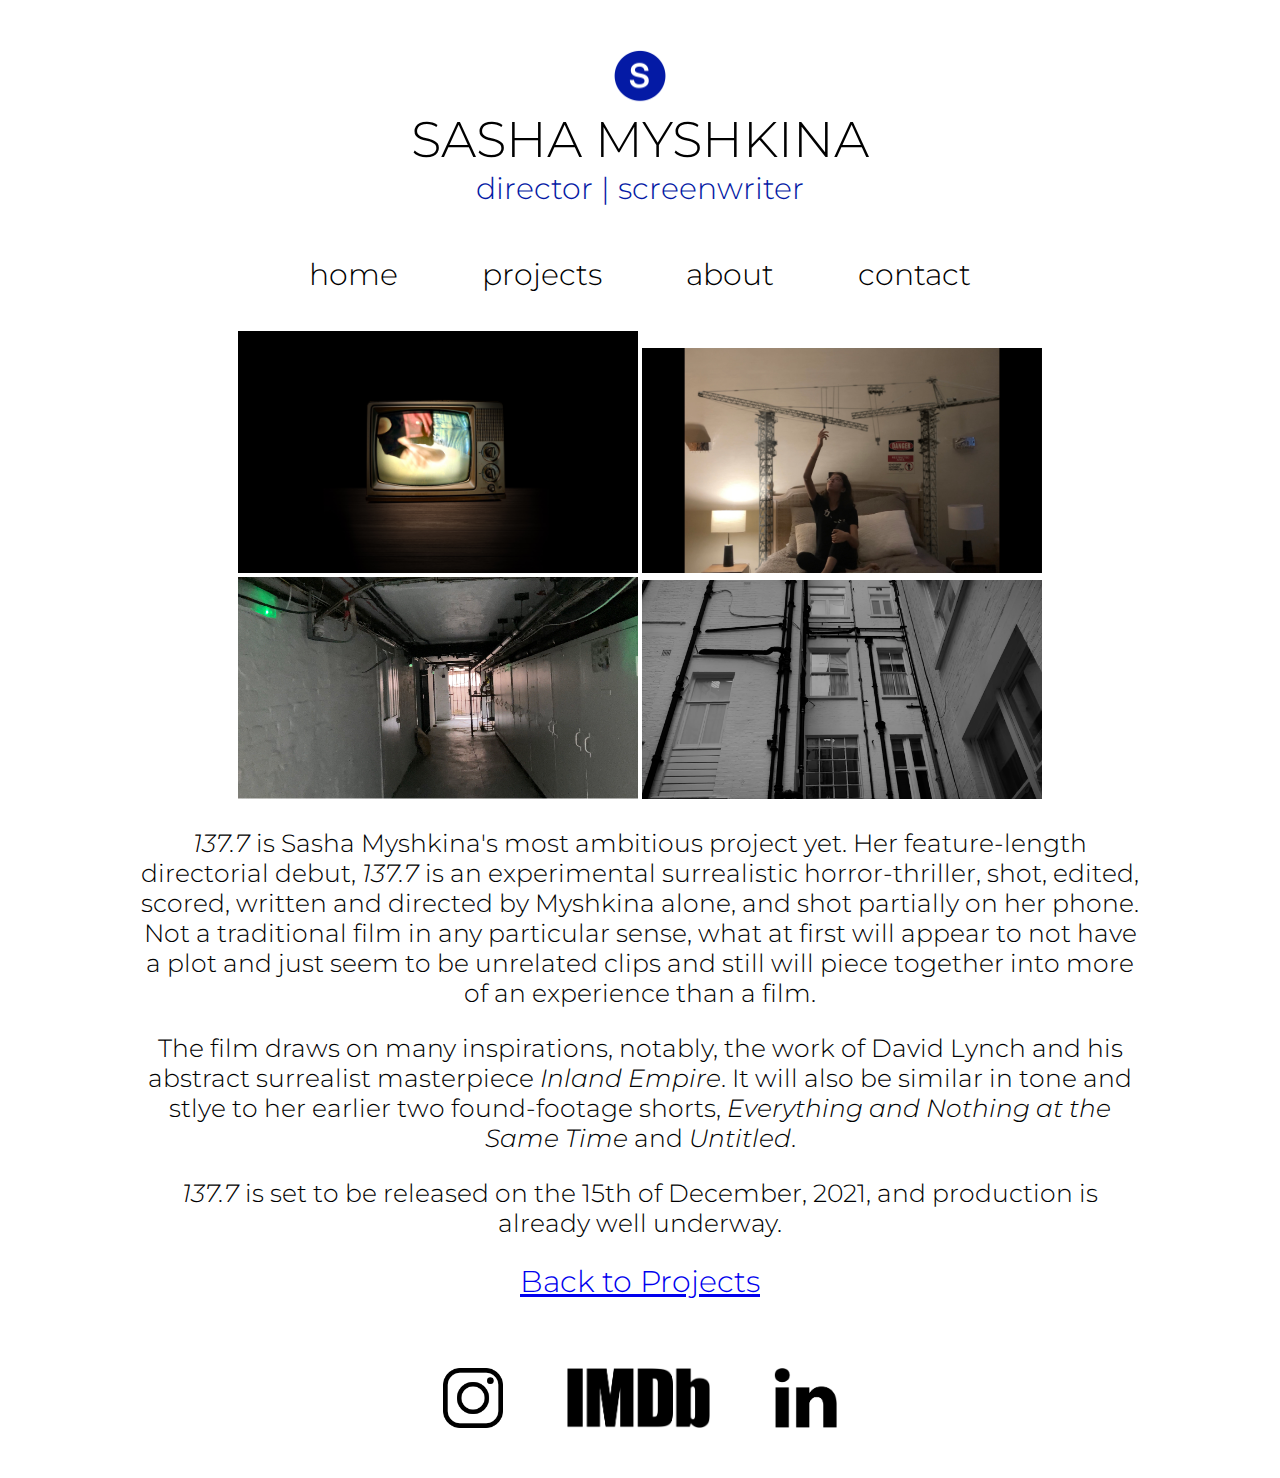
<file: 137.7.html>
<!DOCTYPE html>
<html>
    <head>
        <title>Sasha Myshkina | 137.7</title>
        <!--montserrat light-->
        <link rel="preconnect" href="https://fonts.googleapis.com"> 
        <link rel="preconnect" href="https://fonts.gstatic.com" crossorigin> 
        <link href="https://fonts.googleapis.com/css2?family=Montserrat:wght@200&display=swap" rel="stylesheet">
        <!--montserrat bold-->
        <link rel="preconnect" href="https://fonts.googleapis.com"> 
        <link rel="preconnect" href="https://fonts.gstatic.com" crossorigin> 
        <link href="https://fonts.googleapis.com/css2?family=Montserrat:wght@500&display=swap" rel="stylesheet">
        <!--stylesheet link-->
        <link rel="stylesheet" href="stylesheet.css">
    </head>
    <body>
        <br>
        <br>
        <!--logo and page heading-->
        <img src="logo.PNG" alt="Sasha Myshkina Logo" width="50" class="centerlogo">
        <h1 class="centerheading">SASHA MYSHKINA</h1>
        <h3 class="centerheading">director | screenwriter</h3>
        <br>
        <!-- navigation menu -->
        <div class="navbar">
            <a href="index.html">home</a> 
            <a href="projects.html">projects</a> 
            <a href="about.html">about</a> 
            <a href="contact.html">contact</a>
        </div>
        <br>
        <br>
        <!--137.7 screencap grid-->
        <img src="137.7.jpg" alt="137.7" width="400">
        <img src="137.7 2.JPG" alt="137.7" width="400">
        <br>
        <img src="137.7 3.jpg" alt="137.7" width="400">
        <img src="137.7 4.png" alt="137.7" width="400">
        <br>
        <p>
            <i>137.7</i> is Sasha Myshkina's most ambitious project yet. Her feature-length directorial debut, <i>137.7</i> is an experimental surrealistic horror-thriller,
            shot, edited, scored, written and directed by Myshkina alone, and shot partially on her phone. Not a traditional film in any particular sense, what at first will appear 
            to not have a plot and just seem to be unrelated clips and still will piece together into more of an experience than a film. 
        </p>
        <p>
            The film draws on many inspirations, notably, the work of David Lynch and his abstract surrealist masterpiece <i>Inland Empire</i>. It will also be similar in tone and stlye to her 
            earlier two found-footage shorts, <i>Everything and Nothing at the Same Time</i> and <i>Untitled</i>.
        </p>
        <p>
            <i>137.7</i> is set to be released on the 15th of December, 2021, and production is already well underway. 
        </p>
        <h3>
            <a href="projects.html">Back to Projects</a>
        </h3>
        <br>
        <br>
        <!--footer with socials-->
        <div class="socials">
            <a href="https://www.instagram.com/sashamyshkinafilm"><img src=insta.png alt="Instagram Logo" height="60"></a> 
            <a href="https://www.imdb.com/name/nm12814411/?ref_=nv_sr_srsg_0"><img src=imdb.png alt="IMDb Logo" height="60"></a> 
            <a href="https://www.linkedin.com/in/sasha-myshkina-b80aa4214/"><img src=in.png alt="LinkedIn Logo" height="60"></a> 
        </div>
        <br>
        <br>
    </body>
</html>
</file>
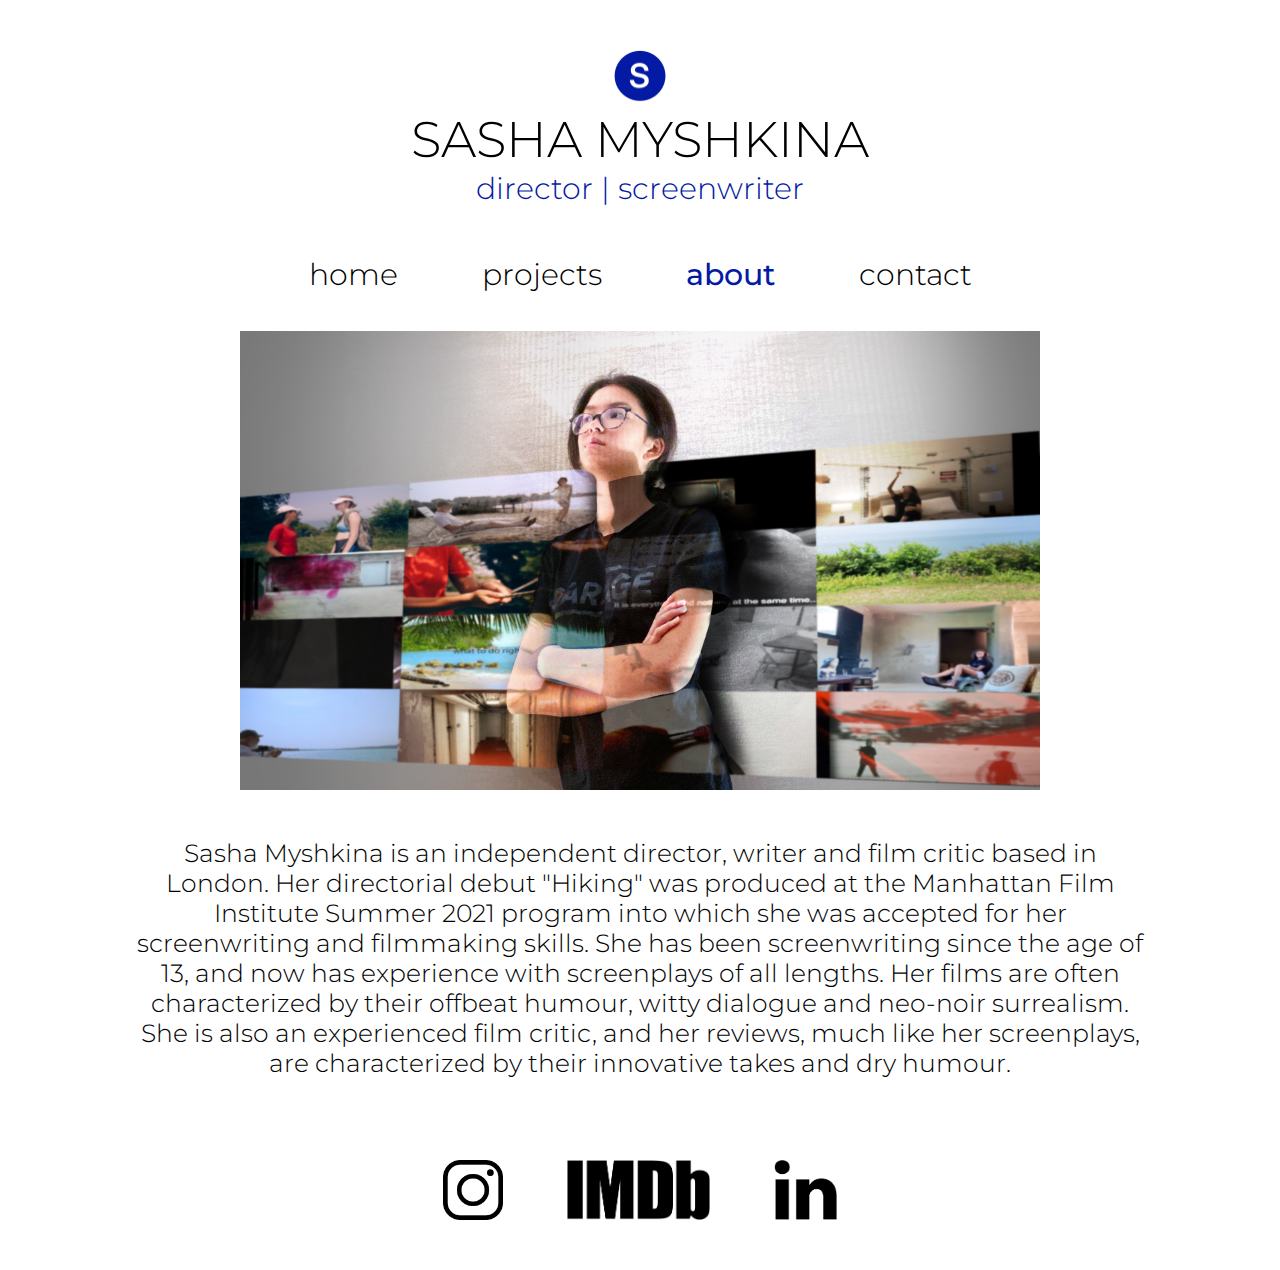
<file: about.html>
<!DOCTYPE html>
<html>
    <head>
        <title>Sasha Myshkina | About</title>
        <!--montserrat light-->
        <link rel="preconnect" href="https://fonts.googleapis.com"> 
        <link rel="preconnect" href="https://fonts.gstatic.com" crossorigin> 
        <link href="https://fonts.googleapis.com/css2?family=Montserrat:wght@200&display=swap" rel="stylesheet">
        <!--montserrat bold-->
        <link rel="preconnect" href="https://fonts.googleapis.com"> 
        <link rel="preconnect" href="https://fonts.gstatic.com" crossorigin> 
        <link href="https://fonts.googleapis.com/css2?family=Montserrat:wght@500&display=swap" rel="stylesheet">
        <!--stylesheet link-->
        <link rel="stylesheet" href="stylesheet.css">
    </head>
    <body>
        <br>
        <br>
        <!--logo and page heading-->
        <img src="logo.PNG" alt="Sasha Myshkina Logo" width="50" class="centerlogo">
        <h1 class="centerheading">SASHA MYSHKINA</h1>
        <h3 class="centerheading">director | screenwriter</h3>
        <br>
        <!-- navigation menu -->
        <div class="navbar">
            <a href="index.html">home</a> 
            <a href="projects.html">projects</a> 
            <a href="about.html" class="active">about</a> 
            <a href="contact.html">contact</a>
        </div>
        <br>
        <br>
        <img src="me.jpg" alt="Sasha Myshkina" width="800">
        <br>
        <br>
        <p>
            Sasha Myshkina is an independent director, writer and film critic based in London. Her directorial debut "Hiking" was produced
             at the Manhattan Film Institute Summer 2021 program into which she was accepted for her screenwriting and filmmaking skills. 
             She has been screenwriting since the age of 13, and now has experience with screenplays of all lengths. Her films are often 
             characterized by their offbeat humour, witty dialogue and neo-noir surrealism. She is also an experienced film critic, and her reviews,
              much like her screenplays, are characterized by their innovative takes and dry humour.
        </p>
        <br>
        <br>
        <br>
        <!--footer with socials-->
        <div class="socials">
            <a href="https://www.instagram.com/sashamyshkinafilm"><img src=insta.png alt="Instagram Logo" height="60"></a> 
            <a href="https://www.imdb.com/name/nm12814411/?ref_=nv_sr_srsg_0"><img src=imdb.png alt="IMDb Logo" height="60"></a> 
            <a href="https://www.linkedin.com/in/sasha-myshkina-b80aa4214/"><img src=in.png alt="LinkedIn Logo" height="60"></a> 
        </div>
        <br>
        <br>
    </body>
</html>
</file>
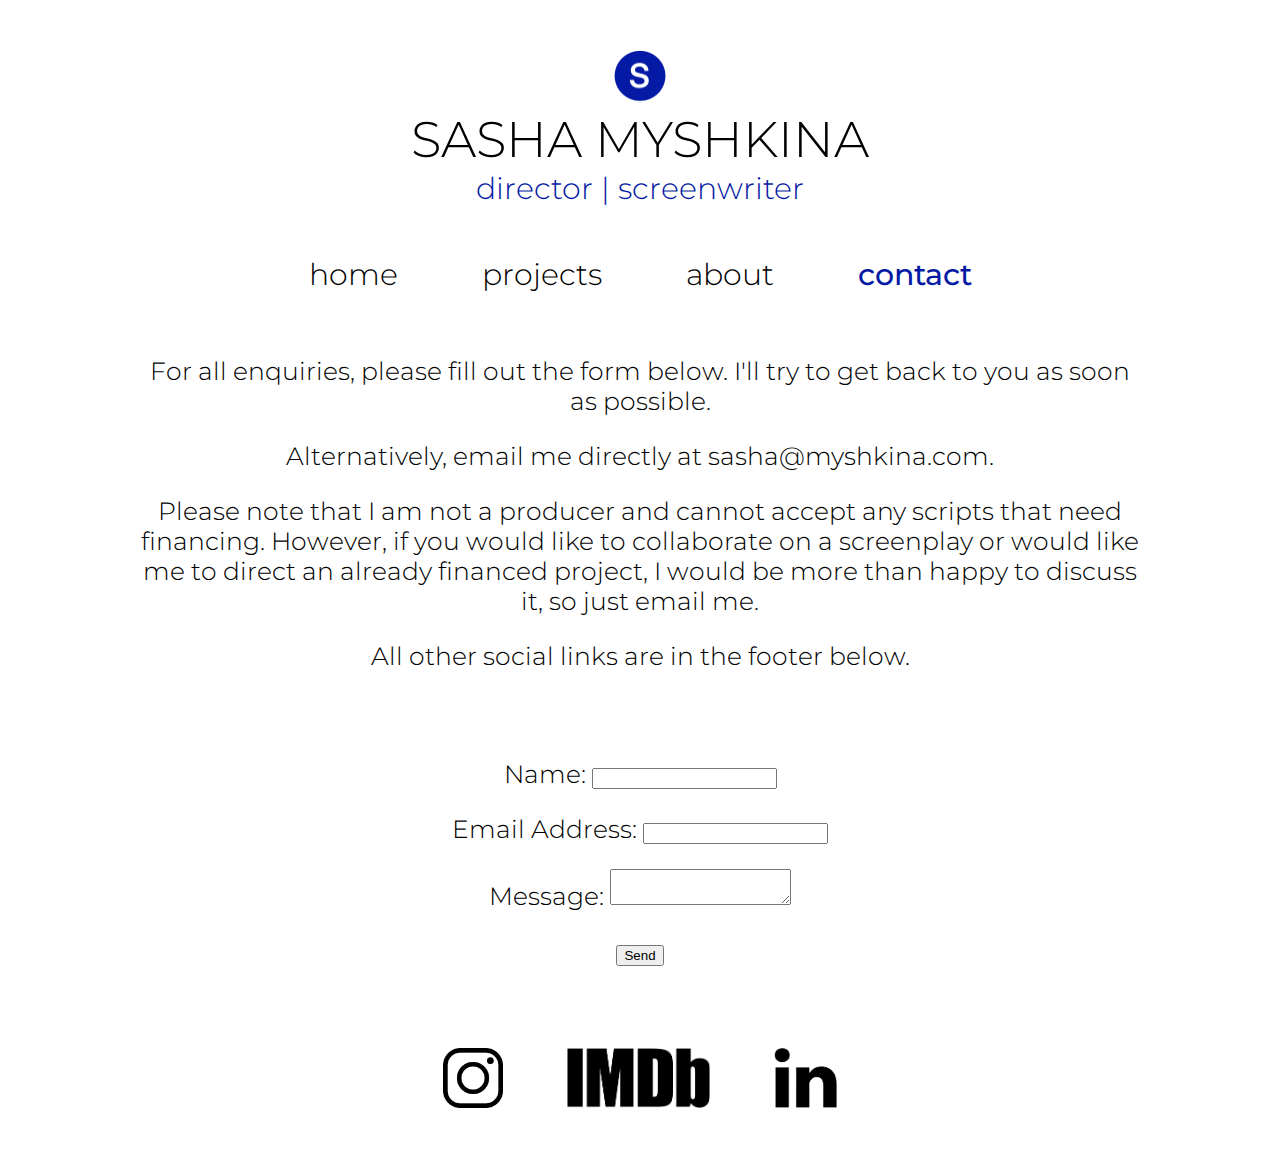
<file: contact.html>
<!DOCTYPE html>
<html>
    <head>
        <title>Sasha Myshkina | Contact</title>
        <!--montserrat light-->
        <link rel="preconnect" href="https://fonts.googleapis.com"> 
        <link rel="preconnect" href="https://fonts.gstatic.com" crossorigin> 
        <link href="https://fonts.googleapis.com/css2?family=Montserrat:wght@200&display=swap" rel="stylesheet">
        <!--montserrat bold-->
        <link rel="preconnect" href="https://fonts.googleapis.com"> 
        <link rel="preconnect" href="https://fonts.gstatic.com" crossorigin> 
        <link href="https://fonts.googleapis.com/css2?family=Montserrat:wght@500&display=swap" rel="stylesheet">
        <!--stylesheet link-->
        <link rel="stylesheet" href="stylesheet.css">
    </head>
    <body>
        <br>
        <br>
        <!--logo and page heading-->
        <img src="logo.PNG" alt="Sasha Myshkina Logo" width="50" class="centerlogo">
        <h1 class="centerheading">SASHA MYSHKINA</h1>
        <h3 class="centerheading">director | screenwriter</h3>
        <br>
        <!-- navigation menu -->
        <div class="navbar">
            <a href="index.html">home</a> 
            <a href="projects.html">projects</a> 
            <a href="about.html">about</a> 
            <a href="contact.html" class="active">contact</a>
        </div>
        <br>
        <br>
        <p>
            For all enquiries, please fill out the form below. I'll try to get back to you as soon as possible. 
        </p>
        <p>
            Alternatively, email me directly at sasha@myshkina.com.
        </p>
        <p>
            Please note that I am not a producer and cannot accept any scripts that need financing. However, if you would like to 
            collaborate on a screenplay or would like me to direct an already financed project, I would be more than happy to discuss it,
            so just email me. 
        </p>
        <p>
            All other social links are in the footer below. 
        </p>
        <br>
        <br>
        <form method="POST" action="form.php" id="contact-form">
            <p><label>Name:</label> <input name="name" type="text" /></p>
            <p><label>Email Address:</label> <input style="cursor: pointer;" name="email" type="text" /></p>
            <p><label>Message:</label>  <textarea name="message"></textarea> </p>
            <p><input type="submit" value="Send" /></p>
        </form>
        <br>
        <br>
        <br>
        <!--footer with socials-->
        <div class="socials">
            <a href="https://www.instagram.com/sashamyshkinafilm"><img src=insta.png alt="Instagram Logo" height="60"></a> 
            <a href="https://www.imdb.com/name/nm12814411/?ref_=nv_sr_srsg_0"><img src=imdb.png alt="IMDb Logo" height="60"></a> 
            <a href="https://www.linkedin.com/in/sasha-myshkina-b80aa4214/"><img src=in.png alt="LinkedIn Logo" height="60"></a> 
        </div>
        <br>
        <br>
    </body>
</html>
</file>
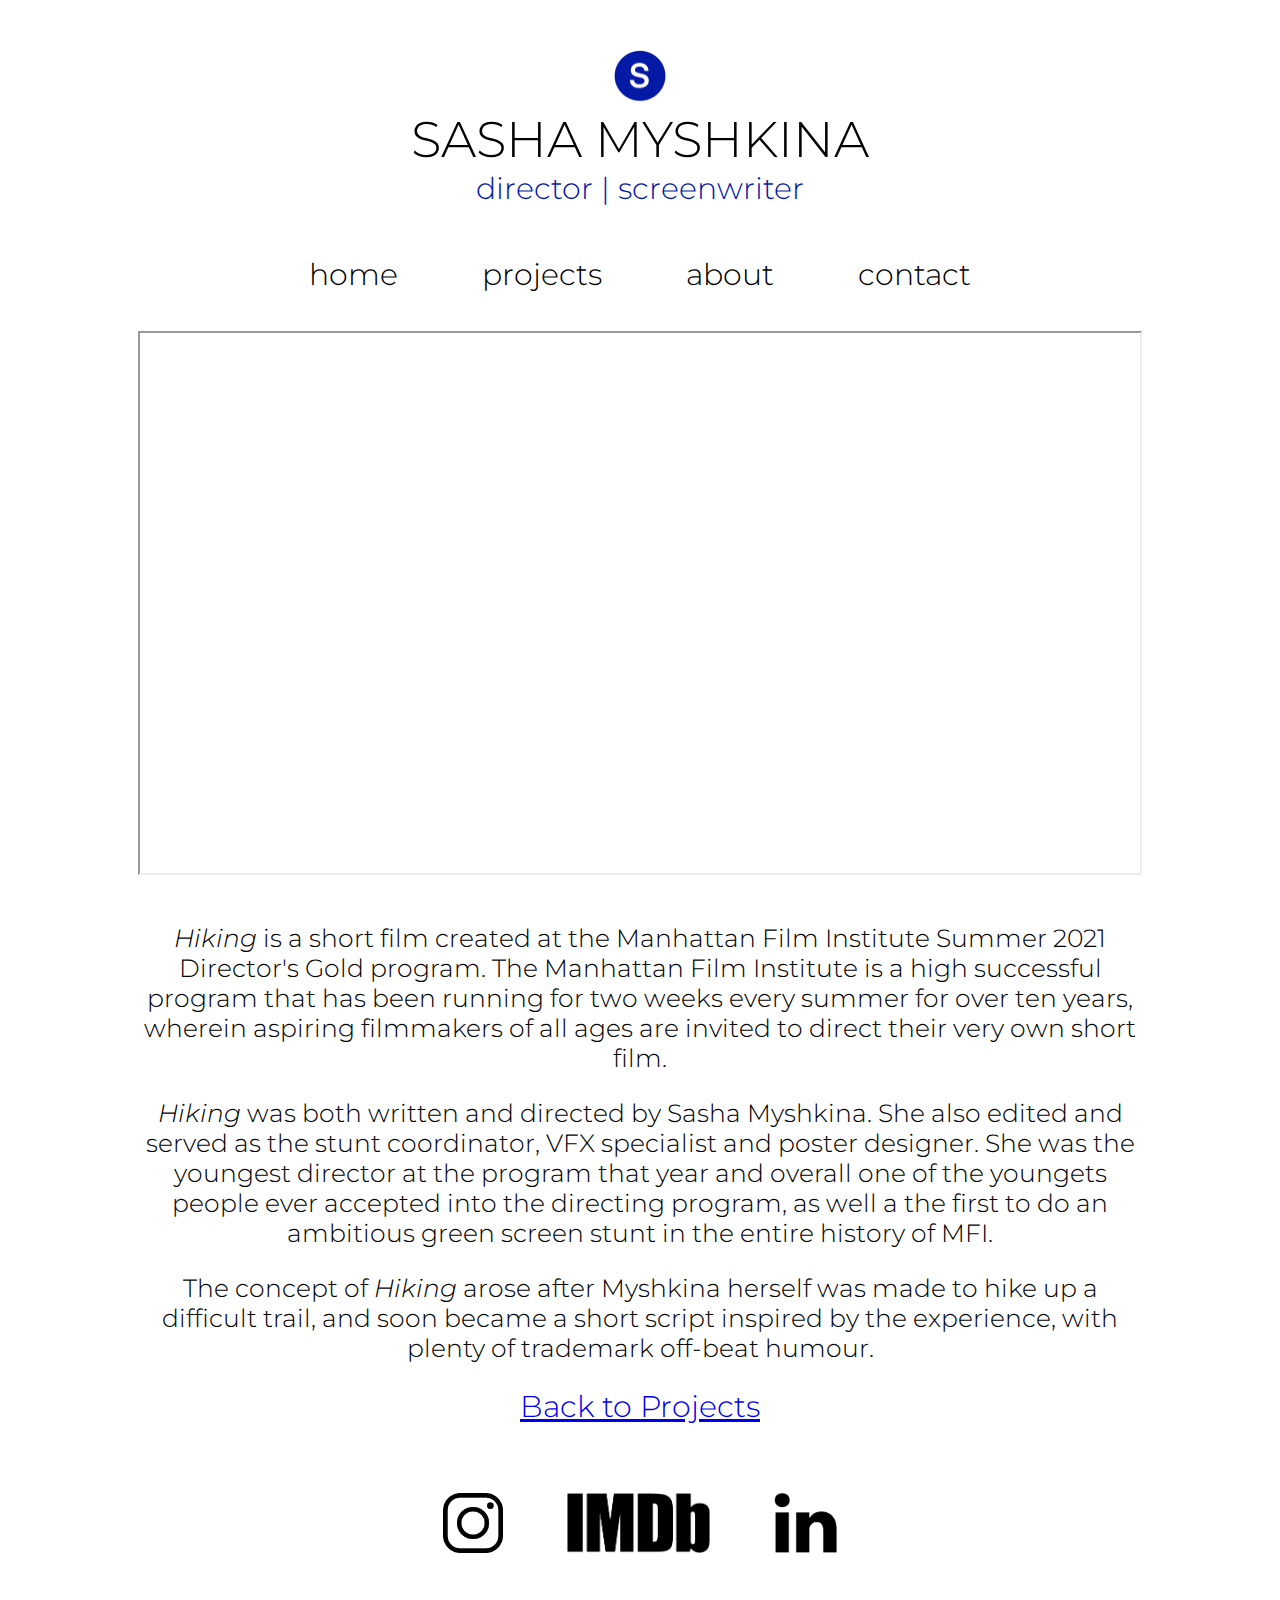
<file: hiking.html>
<!DOCTYPE html>
<html>
    <head>
        <title>Sasha Myshkina | Hiking</title>
        <!--montserrat light-->
        <link rel="preconnect" href="https://fonts.googleapis.com"> 
        <link rel="preconnect" href="https://fonts.gstatic.com" crossorigin> 
        <link href="https://fonts.googleapis.com/css2?family=Montserrat:wght@200&display=swap" rel="stylesheet">
        <!--montserrat bold-->
        <link rel="preconnect" href="https://fonts.googleapis.com"> 
        <link rel="preconnect" href="https://fonts.gstatic.com" crossorigin> 
        <link href="https://fonts.googleapis.com/css2?family=Montserrat:wght@500&display=swap" rel="stylesheet">
        <!--stylesheet link-->
        <link rel="stylesheet" href="stylesheet.css">
    </head>
    <body>
        <br>
        <br>
        <!--logo and page heading-->
        <img src="logo.PNG" alt="Sasha Myshkina Logo" width="50" class="centerlogo">
        <h1 class="centerheading">SASHA MYSHKINA</h1>
        <h3 class="centerheading">director | screenwriter</h3>
        <br>
        <!-- navigation menu -->
        <div class="navbar">
            <a href="index.html">home</a> 
            <a href="projects.html">projects</a> 
            <a href="about.html">about</a> 
            <a href="contact.html">contact</a>
        </div>
        <br>
        <br>
        <!--demo reel-->
        <iframe src="https://player.vimeo.com/video/581133632" height="540" width="1000" ></iframe>
        <br>
        <br>
        <p>
            <i>Hiking</i> is a short film created at the Manhattan Film Institute Summer 2021 Director's Gold program. The Manhattan Film Institute 
            is a high successful program that has been running for two weeks every summer for over ten years, wherein aspiring
            filmmakers of all ages are invited to direct their very own short film.
        </p>
        <p>
            <i>Hiking</i> was both written and directed by 
            Sasha Myshkina. She also edited and served as the stunt coordinator, VFX specialist and poster designer. She was the 
            youngest director at the program that year and overall one of the youngets people ever accepted into the directing program, 
            as well a the first to do an ambitious green screen stunt in the entire history of MFI. 
        </p>
        <p>
            The concept of <i>Hiking</i> arose after Myshkina herself was made to hike up a difficult trail, and soon became a short script inspired
            by the experience, with plenty of trademark off-beat humour. 
        </p>
        <h3>
            <a href="projects.html">Back to Projects</a>
        </h3>
        <br>
        <br>
        <!--footer with socials-->
        <div class="socials">
            <a href="https://www.instagram.com/sashamyshkinafilm"><img src=insta.png alt="Instagram Logo" height="60"></a> 
            <a href="https://www.imdb.com/name/nm12814411/?ref_=nv_sr_srsg_0"><img src=imdb.png alt="IMDb Logo" height="60"></a> 
            <a href="https://www.linkedin.com/in/sasha-myshkina-b80aa4214/"><img src=in.png alt="LinkedIn Logo" height="60"></a> 
        </div>
        <br>
        <br>
    </body>
</html>
</file>
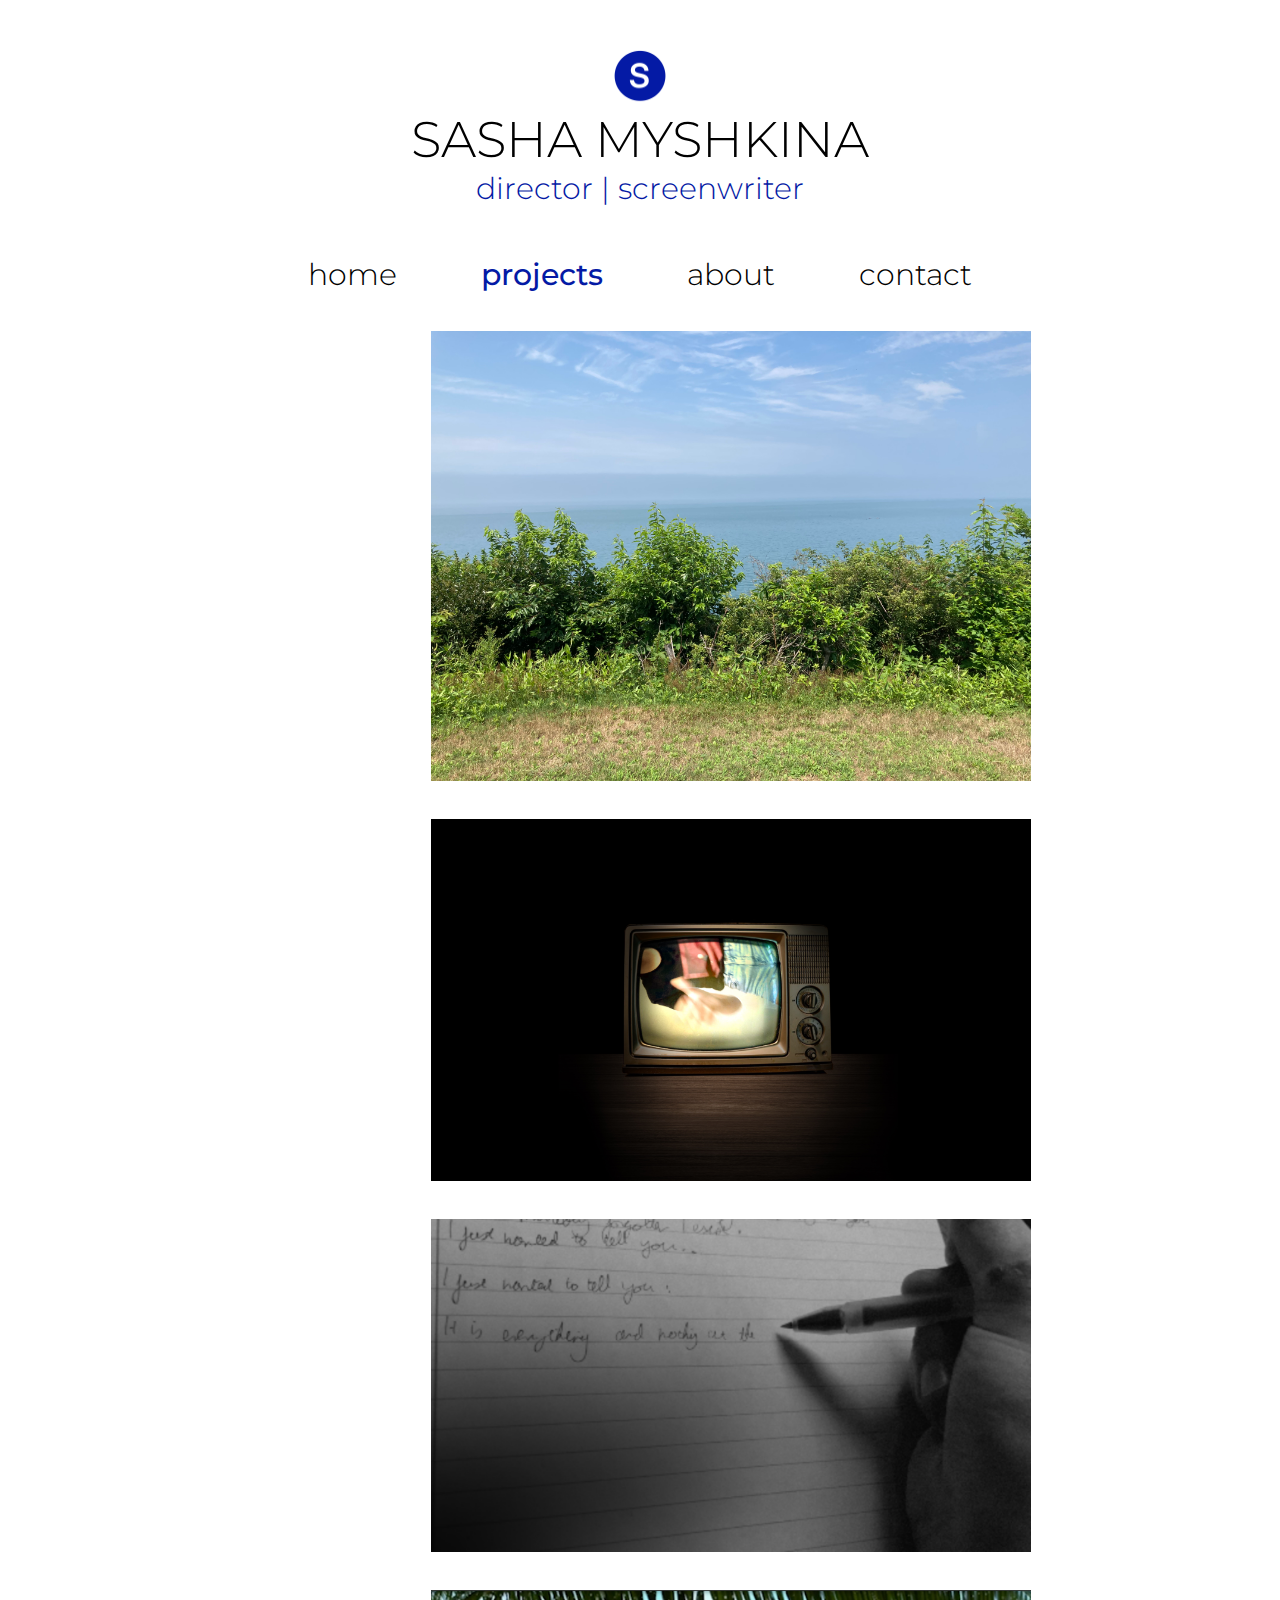
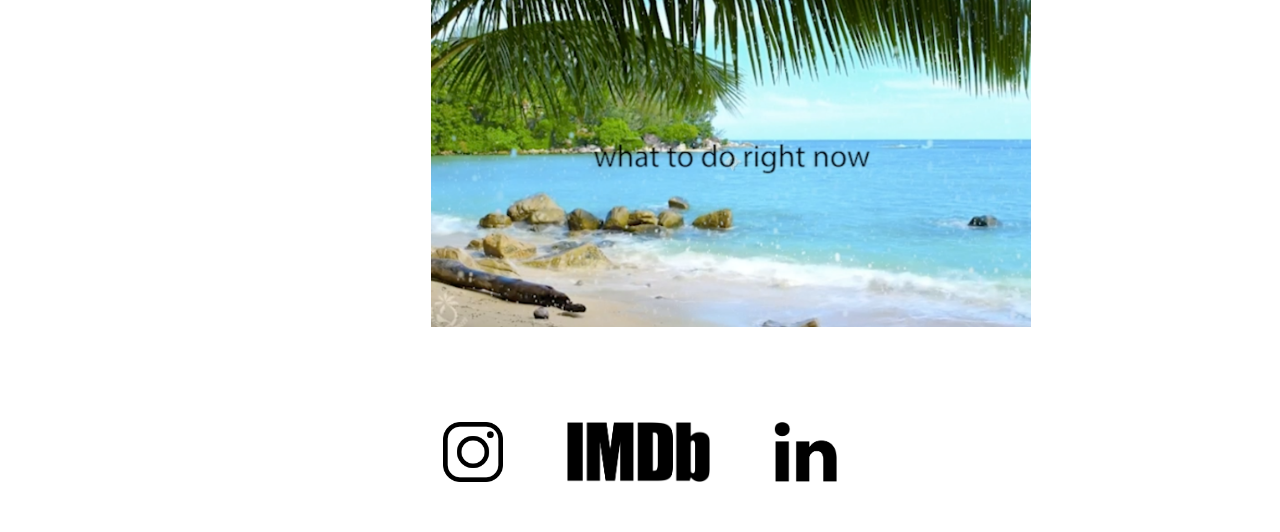
<file: projects.html>
<!DOCTYPE html>
<html>
    <head>
    </head>
    <head>
        <title>Sasha Myshkina | Projects</title>
        <!--montserrat light-->
        <link rel="preconnect" href="https://fonts.googleapis.com"> 
        <link rel="preconnect" href="https://fonts.gstatic.com" crossorigin> 
        <link href="https://fonts.googleapis.com/css2?family=Montserrat:wght@200&display=swap" rel="stylesheet">
        <!--montserrat bold-->
        <link rel="preconnect" href="https://fonts.googleapis.com"> 
        <link rel="preconnect" href="https://fonts.gstatic.com" crossorigin> 
        <link href="https://fonts.googleapis.com/css2?family=Montserrat:wght@500&display=swap" rel="stylesheet">
        <!--stylesheet link-->
        <link rel="stylesheet" href="stylesheet.css">
    </head>
    <body>
        <br>
        <br>
        <!--logo and page heading-->
        <img src="logo.PNG" alt="Sasha Myshkina Logo" width="50" class="centerlogo">
        <h1 class="centerheading">SASHA MYSHKINA</h1>
        <h3 class="centerheading">director | screenwriter</h3>
        <br>
        <!-- navigation menu -->
        <div class="navbar">
            <a href="index.html">home</a> 
            <a href="projects.html" class="active">projects</a> 
            <a href="about.html">about</a> 
            <a href="contact.html">contact</a>
        </div>
        <br>
        <br>
        <!--photos-->
        <!--hiking-->
        <a href="hiking.html">
            <div class="container">
                <img src="hiking.jpg" width="600" alt="Hiking" class="image">
                <div class="overlay">
                <div class="text">Hiking</div>
                </div>
            </div>
        </a>
        <br>
        <br>
        <!--137.7-->
        <a href="137.7.html">
            <div class="container">
                <img src="137.7.jpg" width="600" alt="137.7" class="image">
                <div class="overlay">
                    <div class="text">137.7</div>
                </div>
            </div>
        </a>
        <br>
        <br>
        <!--everything and nothing-->
        <a href="ean.html">
            <div class="container">
                <img src="ean.png" width="600" alt="Everything and Nothing at the Same Time" class="image">
                <div class="overlay">
                    <div class="text">Everything and Nothing at the Same Time</div>
                </div>
            </div>
        </a>
        <br>
        <br>
        <!--untitled-->
        <a href="untitled.html">
            <div class="container">
                <img src="untitled.png" width ="600" alt="Untitled" class="image">
                <div class="overlay">
                    <div class="text">Untitled</div>
                </div>
                </div>
        </div>
        </a>
        <br>
        <br>
        <br>
        <br>    
        <br>
        <!--footer with socials-->
        <div class="socials">
            <a href="https://www.instagram.com/sashamyshkinafilm"><img src=insta.png alt="Instagram Logo" height="60"></a> 
            <a href="https://www.imdb.com/name/nm12814411/?ref_=nv_sr_srsg_0"><img src=imdb.png alt="IMDb Logo" height="60"></a> 
            <a href="https://www.linkedin.com/in/sasha-myshkina-b80aa4214/"><img src=in.png alt="LinkedIn Logo" height="60"></a> 
        </div>
        <br>
        <br>
</html>
</file>
<file: stylesheet.css>
/*sets whole body font to montserrat*/
body {
    font-family: 'Montserrat', sans-serif;
    text-align: center;
    font-weight: 300;
}

/*font formatting*/
h1 {
    font-size: 50px;
    margin-top: 0;
    margin-bottom: 0;
    font-weight: 300;
}

h3 {
    color: #041aa5;
    margin-top: 0;
    padding-top: 0;
    font-size: 30px;
    font-weight: 300;
}

/*centers logo, also makes it small*/
.centerlogo {
    display: block;
    margin-left: auto;
    margin-right: auto;
    width: 5%;
}

/*black video rectangle*/
#rectangle {
    width: 1000px;
    height: 540px;
    background:black;
}

/* navbar style */
.navbar {
    width: 100%;
    overflow: auto;
    overflow-y: hidden;
}

/*links*/
.navbar a {
    float: center;
    padding: 40px;
    text-decoration: none;
    font-size: 30px;
    width: 15%; 
    text-align: center;
    font-family: 'Montserrat', sans-serif;
    color: black;
    font-weight: 300;
}

/*bold and blue on hover*/
.navbar a:hover {
    color: #041aa5;
    font-weight: 500;
}

/* Style the current/active link */
.navbar a.active {
    color: #041aa5;
    font-weight: 500;
}

/*responsiveness-menu stacks on smaller screens*/
@media screen and (max-width: 500px) {
    .navbar a {
    float: none;
    display: block;
    width: 100%;
    text-align: left; /* If you want the text to be left-aligned on small screens */
    }
}

/*socials bar style*/
.socials {
    width: 100%;
    overflow: auto;
    overflow-y: hidden;
}

/*links*/
.socials a {
    float: center;
    padding: 30px;
    width: 15%;
    align: center;
}

.container {
    position: relative;
    width: 33%;
    margin-left: auto;
    margin-right: auto;
}
  
.image {
    display: block;
    float: center;
    height: auto;
}
  
.overlay {
    position: absolute;
    top: 0;
    bottom: 0;
    left: 0;
    right: 0;
    height: 100%;
    width: 600px;
    opacity: 0;
    transition: .5s ease;
    background-color: #041aa5;
    float: center
}
  
.container:hover .overlay {
    opacity: 1;
}
  
.text {
    color: white;
    font-size: 40px;
    position: absolute;
    top: 50%;
    left: 50%;
    -webkit-transform: translate(-50%, -50%);
    -ms-transform: translate(-50%, -50%);
    transform: translate(-50%, -50%);
    text-align: center;

}

/*paragraph text formatting*/
p {
    font-size: 25px;
    width: 80%;
    margin-left: auto;
    margin-right: auto;
}

#fcf-form {
    display:block;
    width: 50%;
    margin-left: auto;
    margin-right: auto;
}

.fcf-body {
    margin: 0;
    line-height: 1.5;
    color: #000000;
    text-align: center;
    background-color: #fff;
    padding: 10px;
    padding-bottom: 10px;
    border: 1px solid #ced4da;
    border-radius: 0.25rem;
    margin-left: auto;
    margin-right: auto;
    width: 50%;
}

.fcf-form-group {
    margin-bottom: 1rem;
}

.fcf-input-group {
    position: relative;
    display: -ms-flexbox;
    display: flex;
    -ms-flex-wrap: wrap;
    flex-wrap: wrap;
    -ms-flex-align: stretch;
    align-items: stretch;
    width: 100%;
}

.fcf-form-control {
    display: block;
    width: 100%;
    height: calc(1.5em + 0.75rem + 2px);
    padding: 0.375rem 0.75rem;
    font-size: 1rem;
    font-weight: 400;
    line-height: 1.5;
    color: #000000;
    background-color: #fff;
    background-clip: padding-box;
    border: 1px solid #ced4da;
    outline: none;
    border-radius: 0.25rem;
    transition: border-color 0.15s ease-in-out, box-shadow 0.15s ease-in-out;
}

.fcf-form-control:focus {
    border: 1px solid #313131;
}

select.fcf-form-control[size], select.fcf-form-control[multiple] {
    height: auto;
}

textarea.fcf-form-control {
    font-family: -apple-system, Arial, sans-serif;
    height: auto;
}

label.fcf-label {
    display: inline-block;
    margin-bottom: 0.5rem;

}


.fcf-btn {
    display: inline-block;
    font-weight: 400;
    color: #041aa5;
    text-align: center;
    vertical-align: middle;
    cursor: pointer;
    -webkit-user-select: none;
    -moz-user-select: none;
    -ms-user-select: none;
    user-select: none;
    font-family: 'Montserrat', sans-serif;
    background-color: transparent;
    border: 1px solid transparent;
    padding: 0.375rem 0.75rem;
    font-size: 1rem;
    line-height: 1.5;
    border-radius: 0.25rem;
    transition: color 0.15s ease-in-out, background-color 0.15s ease-in-out, border-color 0.15s ease-in-out, box-shadow 0.15s ease-in-out;
}

@media (prefers-reduced-motion: reduce) {
    .fcf-btn {
        transition: none;
    }
}

.fcf-btn:hover {
    color: #212529;
    text-decoration: none;
}

.fcf-btn:focus, .fcf-btn.focus {
    outline: 0;
    box-shadow: 0 0 0 0.2rem rgba(0, 123, 255, 0.25);
}

.fcf-btn-primary {
    color: #fff;
    background-color: #041aa5;
    border-color:#041aa5;
}

.fcf-btn-primary:hover {
    color: #fff;
    background-color: black;
    border-color: black;
}

.fcf-btn-primary:focus, .fcf-btn-primary.focus {
    color: #fff;
    background-color: #0069d9;
    border-color: #0062cc;
    box-shadow: 0 0 0 0.2rem rgba(38, 143, 255, 0.5);
}

.fcf-btn-lg, .fcf-btn-group-lg>.fcf-btn {
    padding: 0.5rem 1rem;
    font-size: 1.25rem;
    line-height: 1.5;
    border-radius: 0.3rem;
}

.fcf-btn-block {
    display: block;
    width: 100%;
}

.fcf-btn-block+.fcf-btn-block {
    margin-top: 0.5rem;
}

input[type="submit"].fcf-btn-block, input[type="reset"].fcf-btn-block, input[type="button"].fcf-btn-block {
    width: 100%;
}
</file>
